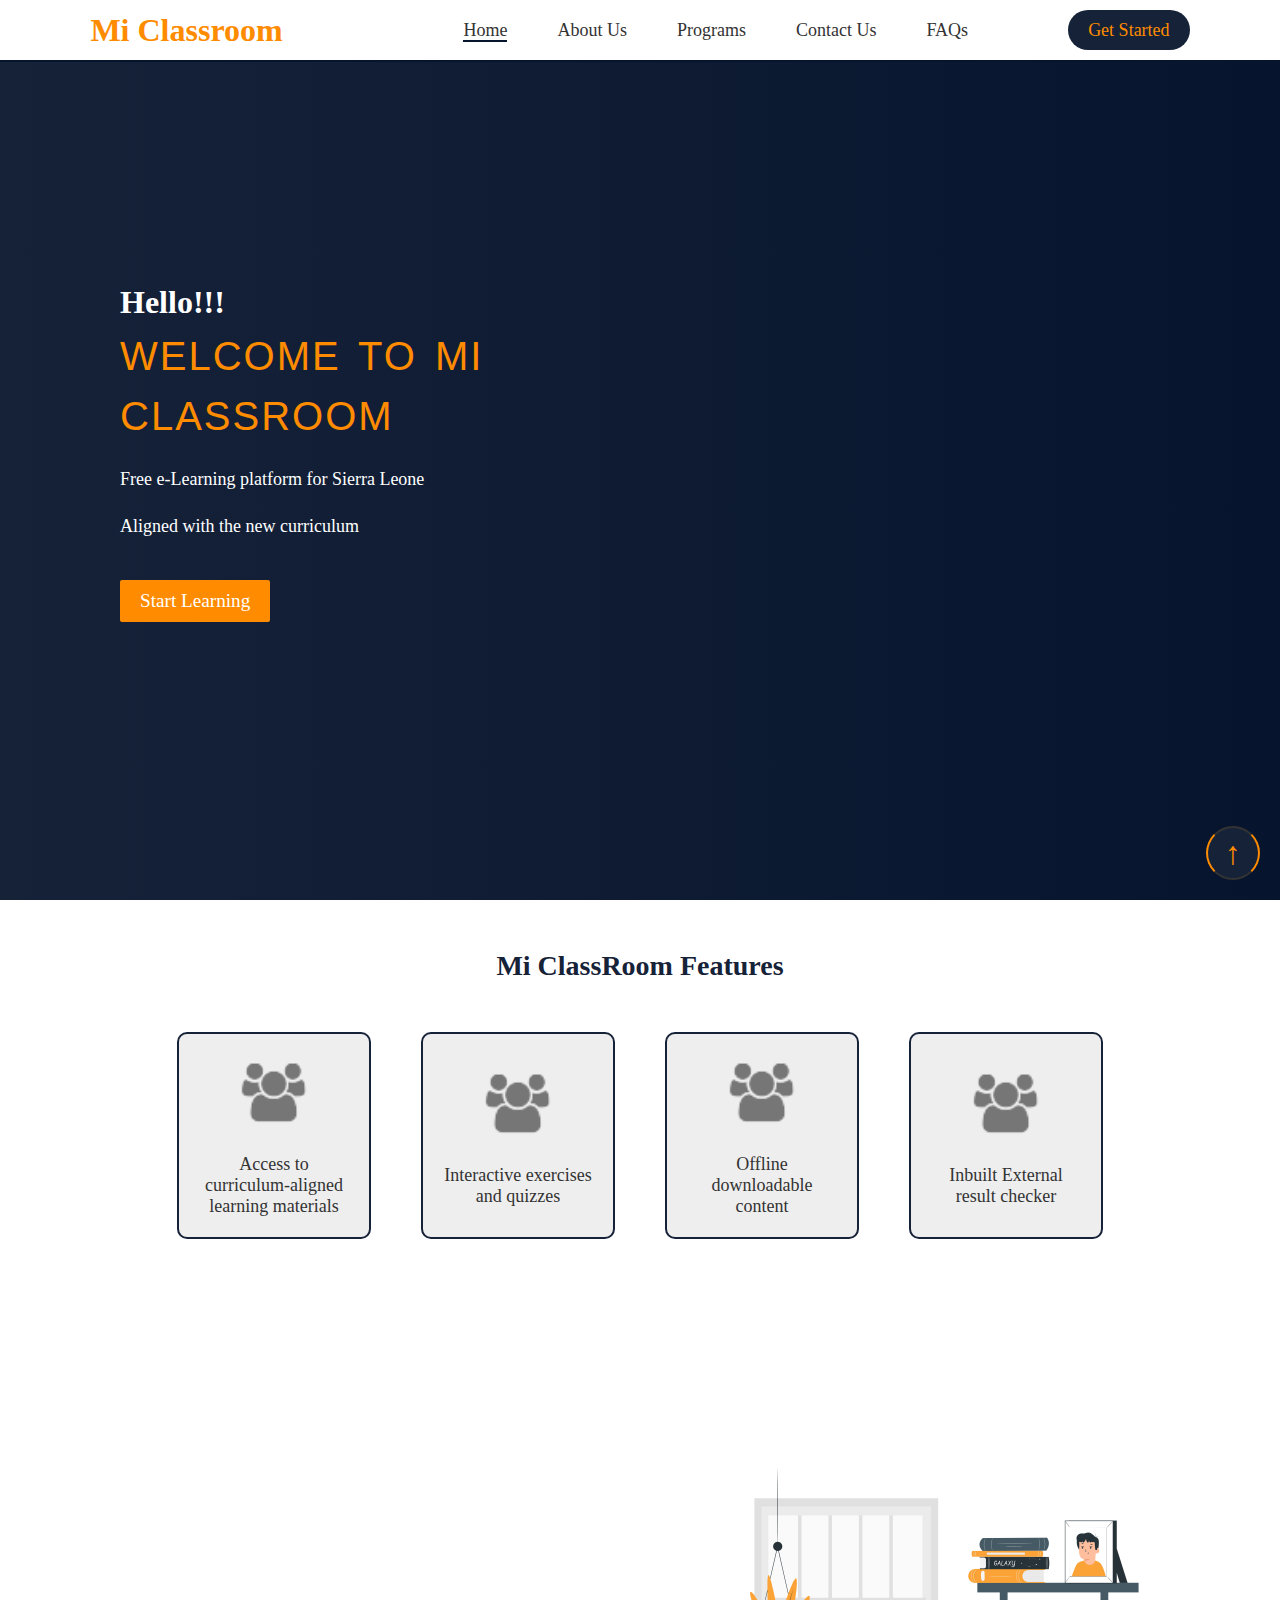
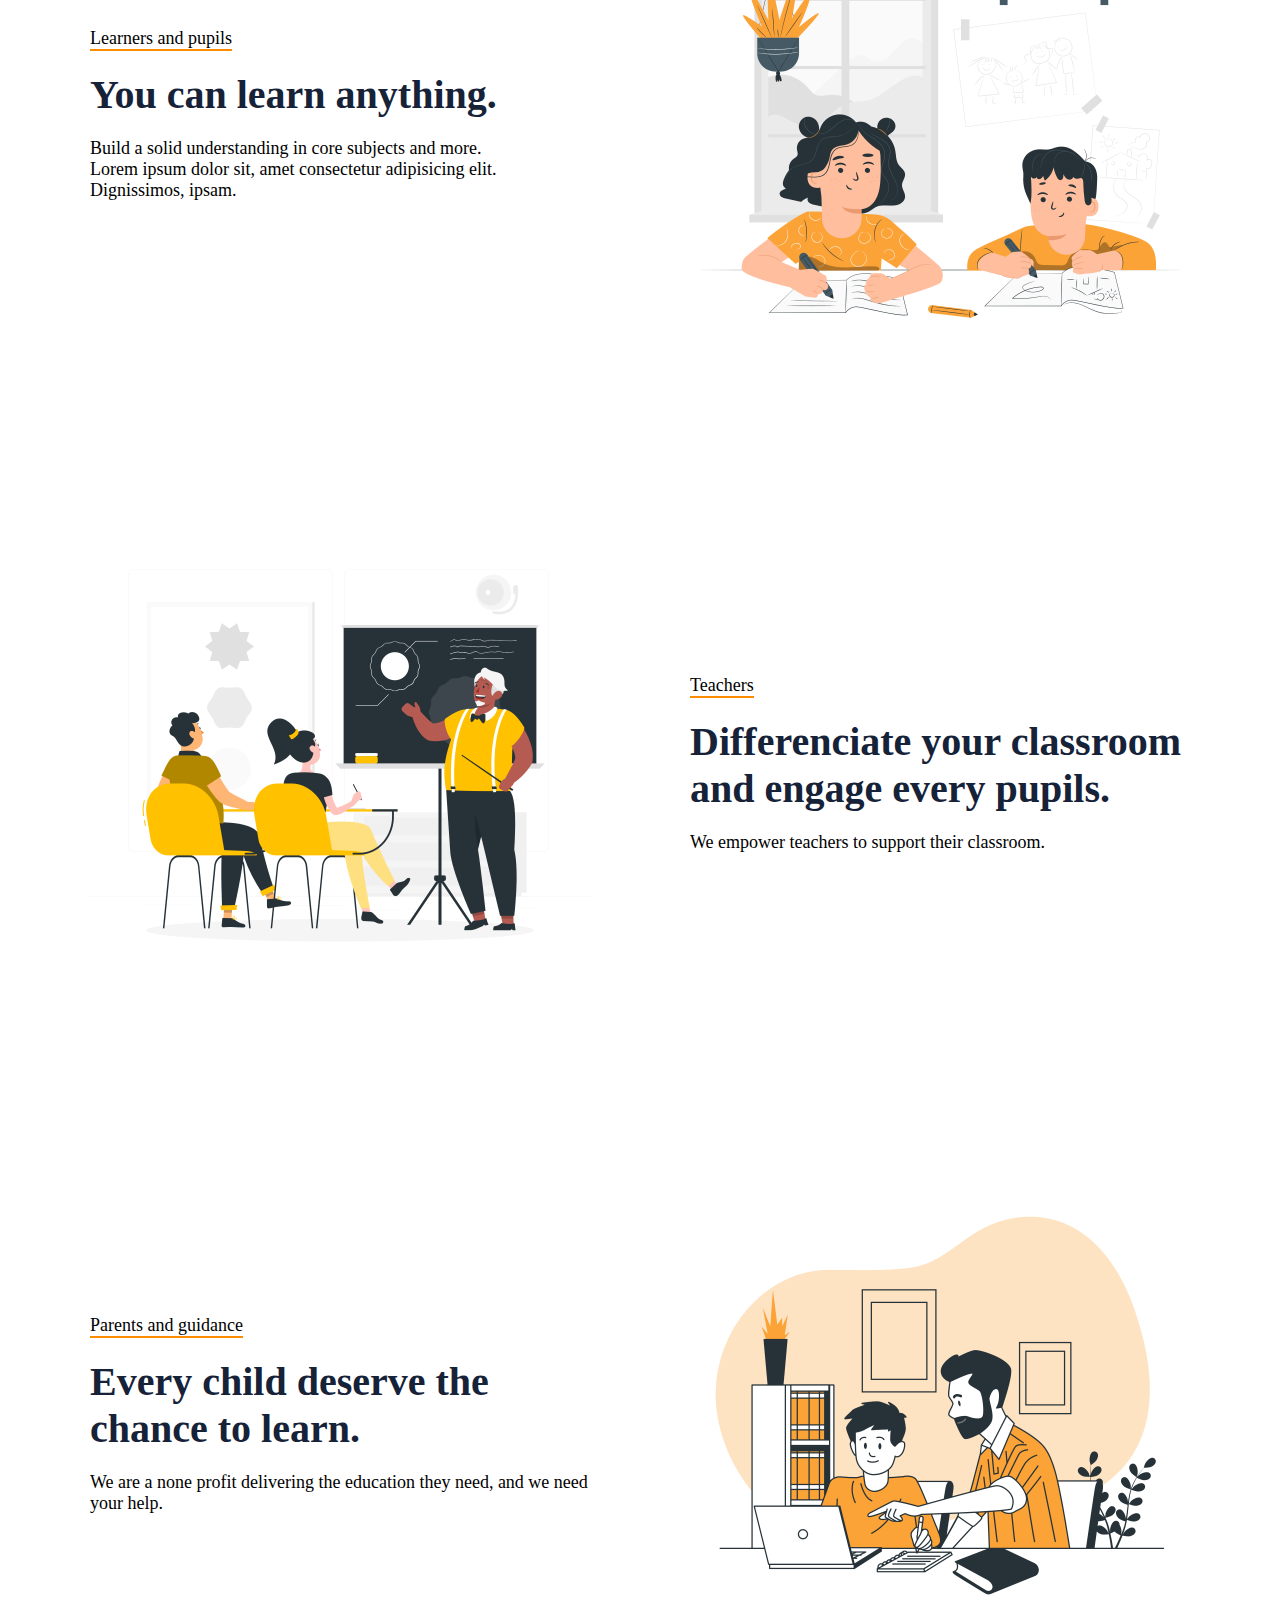
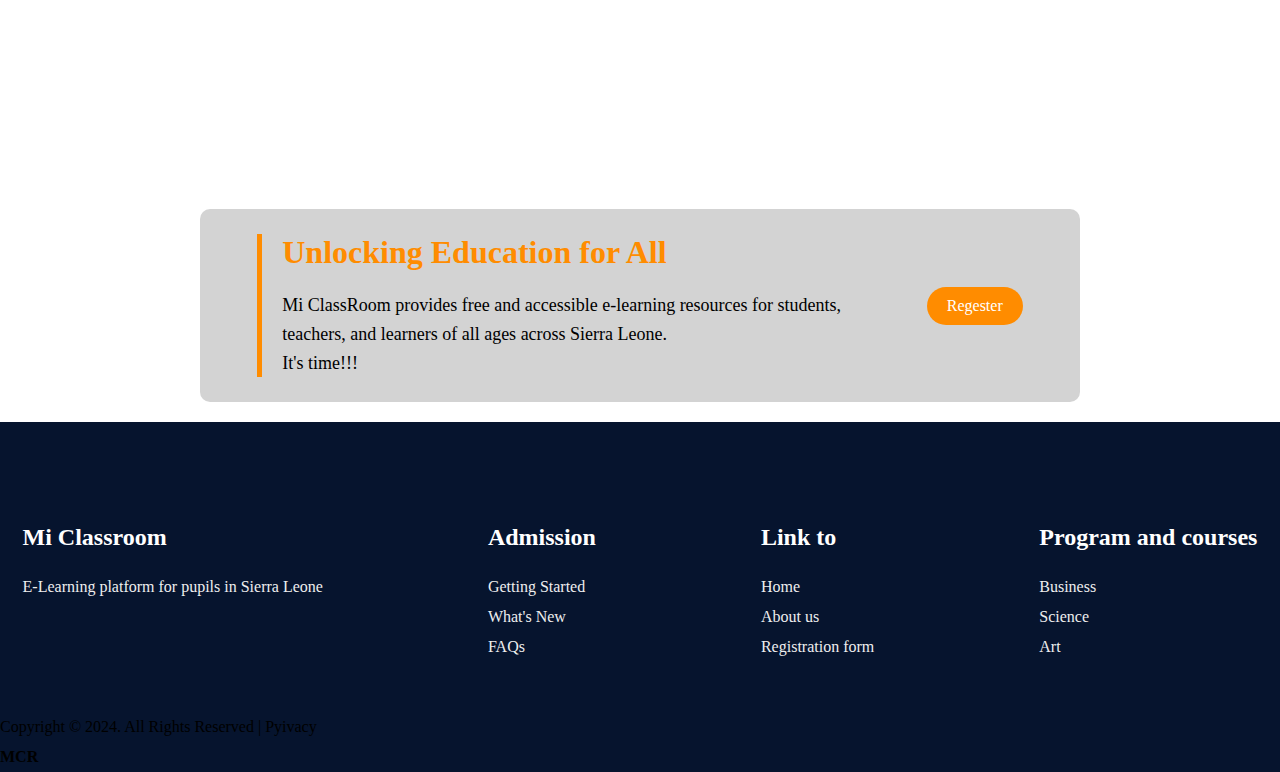
<file: index.html>
<!DOCTYPE html>
<html lang="en">

    <head>
        <meta charset="UTF-8">
        <meta name="viewport" content="width=device-width, initial-scale=1.0">
        <title>Mi Classroom</title>
        <link rel="icon" href="icons/">
        <link rel="stylesheet" href="style/main.css">
        <link rel="stylesheet" href="style/main_responsive.css">
    </head>

    <body>
        <header>
            <div class="logo">
                Mi Classroom
            </div>
            <nav>
                <ul>
                    <li><a href="" id="active">Home</a></li>
                    <li><a href="">About Us</a></li>
                    <li><a href="programs_and_courses.html">Programs</a></li>
                    <li><a href="register.html">Contact Us</a></li>
                    <li><a href="">FAQs</a></li>
                </ul>
                <ul>
                    <li><a href="register.html" id="actionBtn">Get Started</a></li>
                </ul>
            </nav>
            <button class="nav-toggle" onclick="toggleNavPanel()">☰</button>

        </header>

        <main>
            <section id="hero">
                <div class="hero-body">
                    <div class="text">
                        <h4>Hello!!!</h4>
                        <h2>Welcome to Mi Classroom</h2>
                        <p class="tagline">Free e-Learning platform for Sierra Leone</p>
                        <p class="benefit">Aligned with the new curriculum</p>
                        <!-- This is an E-Learning platform for primary and secondary pupils in Sierra Leone. -->
                        <!-- <p>Lorem, ipsum dolor sit amet consectetur adipisicing elit. Autem alias inventore modi placeat -->
                        <!-- laboriosam rem dolor quos, saepe error quidem doloremque beatae iste rerum voluptatum magnam -->
                        <!-- voluptatem perspiciatis, eius quo.</p> -->
                    </div>
                    <div class="action-btns">
                        <a href="register.html" id="start">Start Learning</a>
                        <!-- <a href="#">Login/Register</a> -->
                    </div>
                </div>
            </section>

            <section id="features">
                <h2>Mi ClassRoom Features</h2>
                <ul>
                    <li>
                        <img src="icons/icon_group.png" alt="">
                        <p>Access to curriculum-aligned learning materials</p>
                    </li>
                    <li>
                        <img src="icons/icon_group.png" alt="">
                        <p>Interactive exercises and quizzes</p>
                    </li>
                    <li>
                        <img src="icons/icon_group.png" alt="">
                        <p>Offline downloadable content</p>
                        <!-- <p>Offline downloadable content (for limited internet areas)</p> -->
                    </li>
                    <li>
                        <img src="icons/icon_group.png" alt="">
                        <p>Inbuilt External result checker</p>
                        <!-- <p>Progress tracking and personalized learning paths (future development)</p> -->
                    </li>
                    <!-- <li>
                        <img src="icons/icon_group.png" alt="">
                        <p>Safe and secure online learning environment</p>
                    </li> -->
                </ul>
            </section>

            <section id="learn">
                <div class="container">
                    <div class="content">
                        <p>Learners and pupils</p>
                        <h3>You can learn anything.</h3>    
                        <p>Build a solid understanding in core subjects and more.</p>
                        <p>Lorem ipsum dolor sit, amet consectetur adipisicing elit. Dignissimos, ipsam.</p>
                    </div>
                    <img src="images/pg_img/primary.png" alt="">
                </div>
                <div class="container" id="teacherContainer">
                    <img src="images/pg_img/Classroom.png" alt="">
                    <div class="content">
                        <p>Teachers</p>
                        <h3>Differenciate your classroom and engage every pupils.</h3>
                        <p>We empower teachers to support their classroom.</p>
                        <!-- <p>Lorem ipsum dolor sit, amet consectetur adipisicing elit. Dignissimos, ipsam.</p> -->
                    </div>
                </div>
                <div class="container">
                    <div class="content">
                        <p>Parents and guidance</p>
                        <h3>Every child deserve the chance to learn.</h3>
                        <p>We are a none profit delivering the education they need, and we need your help.</p>
                        <!-- <p>Lorem ipsum dolor sit, amet consectetur adipisicing elit. Dignissimos, ipsam.</p> -->
                    </div>
                    <img src="images/pg_img/KidsStudying fromHome.png" alt="">
                </div>
            </section>

            <section id="info">
                <div class="container">
                    <div class="content-text">
                        <h2>Unlocking Education for All</h2>
                        <p>
                            Mi ClassRoom provides free and accessible e-learning resources for students,
                            teachers, and
                            learners of all ages across Sierra Leone.
                        </p>
                        <p>It's time!!!</p>
                    </div>
                    <a href="register.html">Regester</a>
                </div>
            </section>
        </main>

        <footer>
            <div class="footer-body">
                <div class="web-info">
                    <div class="logo">
                        Mi Classroom
                    </div>
                    <p>E-Learning platform for pupils in Sierra Leone</p>
                </div>
                <div class="admission-info">
                    <p id="title">Admission</p>
                    <a href="">Getting Started</a>
                    <a href="">What's New</a>
                    <a href="">FAQs</a>
                </div>
                <div class="quick-link">
                    <p id="title">Link to</p>
                    <a href="">Home</a>
                    <a href="">About us</a>
                    <a href="">Registration form</a>
                </div>
                <div class="Programs-and-courses">
                    <p id="title">Program and courses</p>
                    <a href="">Business</a>
                    <a href="">Science</a>
                    <a href="">Art</a>
                </div>
            </div>
            <div class="footer-copyright">
                <p>Copyright &copy; 2024. All Rights Reserved <span>|</span> Pyivacy</p>
                <p><strong>MCR</strong></p>
            </div>
        </footer>
        <div class="return-btn">
            <a href="#" id="homeBtn">&uparrow;</a>
        </div>
    </body>
    <script src="script/main.js"></script>

</html>
</file>
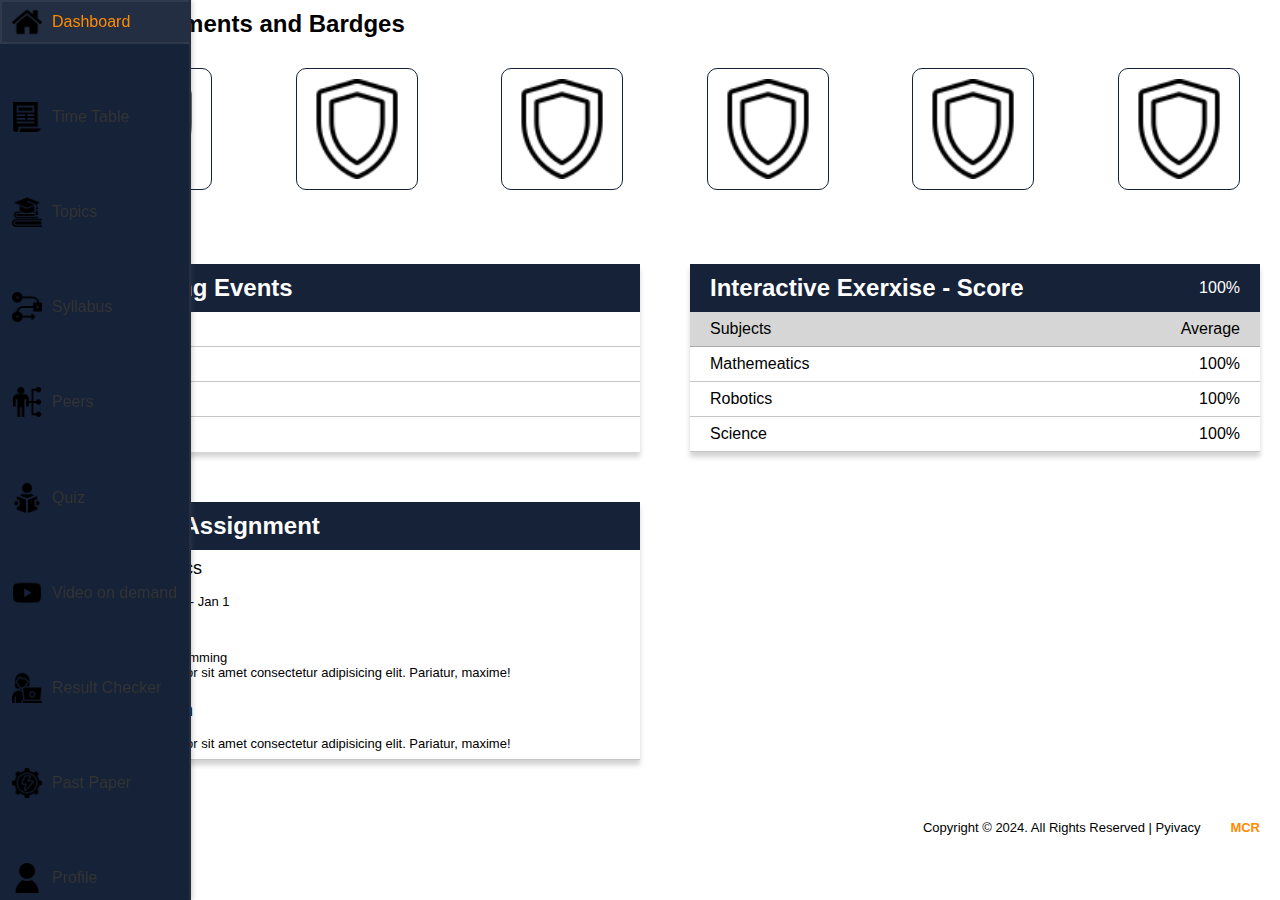
<file: dashboard.html>
<!DOCTYPE html>
<html lang="en">

    <head>
        <meta charset="UTF-8">
        <meta name="viewport" content="width=device-width, initial-scale=1.0">
        <title>Dashboard</title>
        <link rel="stylesheet" href="style/dashboard.css">
        <link rel="stylesheet" href="style/side_nav_style.css">
    </head>

    <body>
        <div class="side-panel" id="top">
            <div class="side-panel-container">
                <!-- <li><a href="#"></a></li> -->
                <a href="dashboard.html" id="active">
                    <img src="icons/044-home.png" alt="">
                    <p class="icon-hint">Dashboard</p>
                </a>
                <a href="time_table.html">
                    <img src="icons/seo-report.png" alt="">
                    <p class="icon-hint">Time Table</p>
                </a>
                <a href="topic_to_cover.html">
                    <img src="icons/002-education.png" alt="">
                    <p class="icon-hint">Topics</p>
                </a>
                <a href="#">
                    <img src="icons/milestone.png" alt="">
                    <p class="icon-hint">Syllabus</p>
                </a>
                <a href="#">
                    <img src="icons/skills.png" alt="">
                    <p class="icon-hint">Peers</p>
                </a>
                <a href="#">
                    <img src="icons/013-reading-book.png" alt="">
                    <p class="icon-hint">Quiz</p>
                </a>
                <a href="#">
                    <img src="icons/030-youtube.png" alt="">
                    <p class="icon-hint">Video on demand</p>
                </a>
                <a href="#">
                    <img src="icons/102-entrepeneur.png" alt="">
                    <p class="icon-hint">Result Checker</p>
                </a>
                <a href="#">
                    <img src="icons/103-electrical-engineer.png" alt="">
                    <p class="icon-hint">Past Paper</p>
                </a>
                <a href="#">
                    <img src="icons/user-2.png" alt="">
                    <p class="icon-hint">Profile</p>
                </a>
            </div>
        </div>

        <main>
            <section id="badgeSection">
                <div id="achievementBadges">
                    <h4>Achievements and Bardges</h4>
                    <div class="nav-container">
                        <nav>
                            <ul>
                                <li><a href="">
                                        <img src="icons/shield.png" alt="">
                                    </a>
                                </li>
                                <li><a href="">
                                        <img src="icons/shield.png" alt="">
                                    </a>
                                </li>
                                <li><a href="">
                                        <img src="icons/shield.png" alt="">
                                    </a>
                                </li>
                                <li><a href="">
                                        <img src="icons/shield.png" alt="">
                                    </a>
                                </li>
                                <li><a href="">
                                        <img src="icons/shield.png" alt="">
                                    </a>
                                </li>
                                <li><a href="">
                                        <img src="icons/shield.png" alt="">
                                    </a>
                                </li>
                            </ul>
                        </nav>
                    </div>
                </div>

                <section id="board">
                    <div class="event-board">
                        <div class="heading">
                            <h2>Upcoming Events</h2>
                        </div>
                        <ul>
                            <li>Girls talk</li>
                        </ul>
                        <ul>
                            <li>Event </li>
                        </ul>
                        <ul>
                            <li>Event </li>
                        </ul>
                    </div>
                    <div class="score-board">
                        <div class="heading">
                            <h2>Interactive Exerxise - <span>Score</span></h2>
                            <p id="averageScore">100%</p>
                        </div>
                        <div class="sub-heading">
                            <p>Subjects</p>
                            <p>Average</p>
                        </div>
                        <div class="sub-heading-main">
                            <ul>
                                <li id="subject">Mathemeatics</li>
                                <li id="average">100%</li>
                            </ul>
                            <ul>
                                <li id="subject">Robotics</li>
                                <li id="average">100%</li>
                            </ul>
                            <ul>
                                <li id="subject">Science</li>
                                <li id="average">100%</li>
                            </ul>
                        </div>
                    </div>
                    <div class="assignment-board">
                        <div class="heading">
                            <h2>Current Assignment</h2>
                        </div>
                        <div class="sub-heading-main">
                            <ul>
                                <li>
                                    <p id="subjects">Mathemeatics</p>
                                    <p id="topic">Geometry</p>
                                    <p id="durationDisc">Stort in two days - Jan 1</p>
                                </li>
                                <li>
                                    <p id="subjects">Robotic</p>
                                    <p id="topic">Ardumino Programming</p>
                                    <p id="durationDisc">Lorem ipsum dolor sit amet consectetur adipisicing elit.
                                        Pariatur,
                                        maxime!</p>
                                </li>
                                <li>
                                    <p id="subjects">Further Math</p>
                                    <p id="topic">Pertial Fraction</p>
                                    <p id="durationDisc">Lorem ipsum dolor sit amet consectetur adipisicing elit.
                                        Pariatur,
                                        maxime!</p>
                                </li>
                            </ul>
                        </div>
                    </div>
                </section>
                <footer>
                    <div class="footer-copyright">
                        <p>Copyright &copy; 2024. All Rights Reserved <span>|</span> Pyivacy</p>
                        <p><strong>MCR</strong></p>
                    </div>
                </footer>
        </main>
    </body>

</html>
</file>
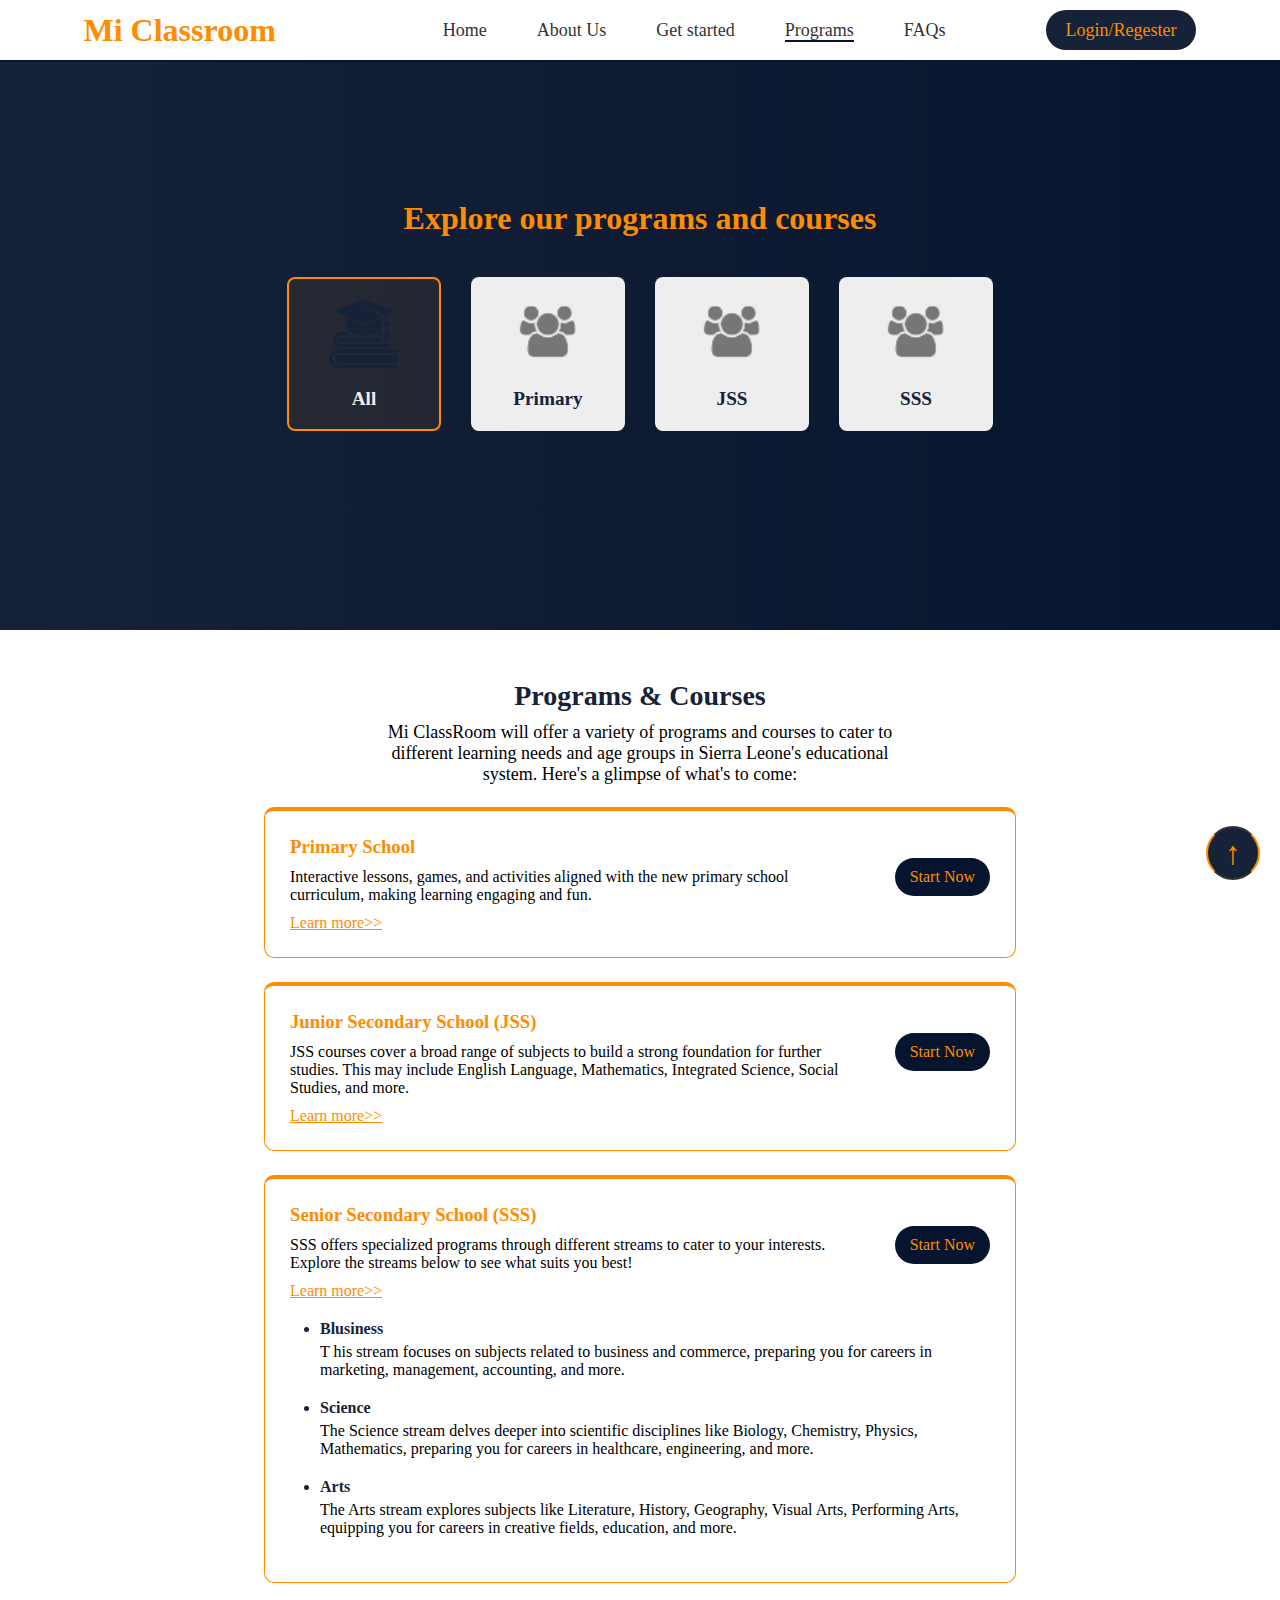
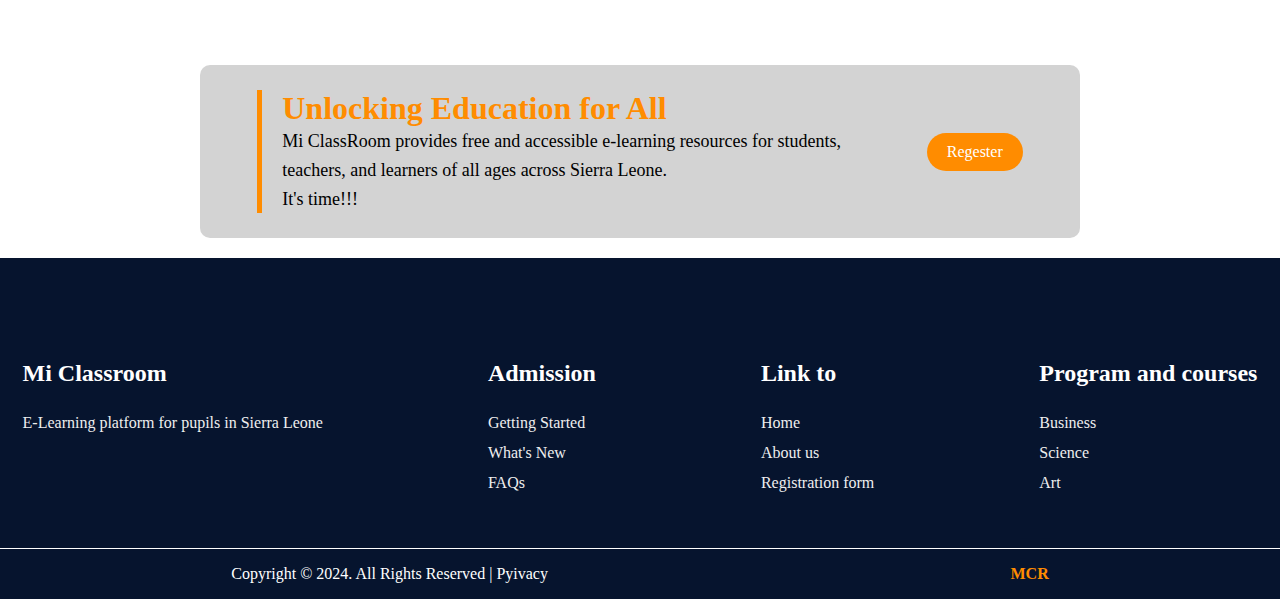
<file: programs_and_courses.html>
<!DOCTYPE html>
<html lang="en">

    <head>
        <meta charset="UTF-8">
        <meta name="viewport" content="width=device-width, initial-scale=1.0">
        <title>Mi Classroom</title>
        <link rel="icon" href="icons/">
        <link rel="stylesheet" href="style/programs_and_courses.css">
        <link rel="stylesheet" href="style/programs_responsive.css">
    </head>

    <body>
        <header>
            <div class="logo">
                Mi Classroom
            </div>
            <nav>
                <ul>
                    <li><a href="index.html">Home</a></li>
                    <li><a href="">About Us</a></li>
                    <li><a href="register.html">Get started</a></li>
                    <li><a href="" id="active">Programs</a></li>
                    <li><a href="">FAQs</a></li>
                </ul>
                <ul>
                    <li><a href="register.html" id="actionBtn">Login/Regester</a></li>
                </ul>
            </nav>
            <button class="nav-toggle" onclick="toggleNavPanel()">☰</button>

        </header>

        <main>
            <section id="hero">
                <h3>Explore our programs and courses</h3>
                <div class="hero-body">
                    <div class="content" id="active">
                        <img src="icons/Picture1.png" alt="">
                        <h4>All</h4>
                    </div>
                    <div class="content">
                        <img src="icons/icon_group.png" alt="">
                        <h4>Primary</h4>
                    </div>
                    <div class="content">
                        <img src="icons/icon_group.png" alt="">
                        <h4>JSS</h4>
                    </div>
                    <div class="content">
                        <img src="icons/icon_group.png" alt="">
                        <h4>SSS</h4>
                    </div>
                    <!-- <div class="action-btns"> -->
                    <!-- <a href="register.html" id="start">Start Learning</a> -->
                    <!-- <a href="#">Login/Register</a> -->
                    <!-- </div> -->
                </div>
            </section>

            <section id="programs">
                <h2>Programs & Courses</h2>
                <div class="program-container">
                    <p class="tagline">
                        Mi ClassRoom will offer a variety of programs and courses to cater to different learning needs
                        and
                        age groups in Sierra Leone's educational system. Here's a glimpse of what's to come:
                    </p>
                </div>

                <div class="program-card">
                    <h3>Primary School</h3>
                    <div class="program-container">
                        <p>
                            Interactive lessons, games, and activities aligned with the new primary school curriculum,
                            making
                            learning engaging and fun.
                        </p>
                        <a href="">Start Now</a>
                    </div>
                    <a href="" id="callToAction">Learn more>></a>
                </div>

                <div class="program-card">
                    <h3>Junior Secondary School (JSS)</h3>
                    <div class="program-container">
                        <p>JSS courses cover a broad range of subjects to build a strong foundation for further studies.
                            This may include English Language, Mathematics, Integrated Science, Social Studies, and
                            more.
                        </p>
                        <a href="">Start Now</a>
                    </div>
                    <a href="" id="callToAction">Learn more>></a>
                </div>

                <div class="program-card">
                    <h3>Senior Secondary School (SSS)</h3>
                    <div class="program-container">
                        <p>
                            SSS offers specialized programs through different streams to cater to your interests.
                            Explore
                            the
                            streams below to see what suits you best!
                        </p>
                        <a href="">Start Now</a>
                    </div>
                    <a href="" id="callToAction">Learn more>></a>
                    <div class="stream-container">
                        <div class="stream">
                            <ul>
                                <li>Blusiness</li>
                            </ul>
                            <p>T
                                his stream focuses on subjects related to business and commerce, preparing you for
                                careers in marketing, management, accounting, and more.
                            </p>
                        </div>
                        <div class="stream">
                            <ul>
                                <li>Science</li>
                            </ul>
                            <p>
                                The Science stream delves deeper into scientific disciplines like Biology, Chemistry,
                                Physics, Mathematics, preparing you for careers in healthcare, engineering, and
                                more.
                            </p>
                        </div>
                        <div class="stream">
                            <ul>
                                <li>Arts</li>
                            </ul>
                            <p>
                                The Arts stream explores subjects like Literature, History, Geography, Visual Arts,
                                Performing Arts, equipping you for careers in creative fields, education, and more.
                            </p>
                        </div>
                    </div>
                </div>
            </section>

            <section id="info">
                <div class="container">
                    <div class="content-text">
                        <h2>Unlocking Education for All</h2>
                        <p>
                            Mi ClassRoom provides free and accessible e-learning resources for students,
                            teachers, and
                            learners of all ages across Sierra Leone.
                        </p>
                        <p>It's time!!!</p>
                    </div>
                    <a href="register.html">Regester</a>
                </div>
            </section>
        </main>

        <footer>
            <div class="footer-body">
                <div class="web-info">
                    <div class="logo">
                        Mi Classroom
                    </div>
                    <p>E-Learning platform for pupils in Sierra Leone</p>
                </div>
                <div class="admission-info">
                    <p id="title">Admission</p>
                    <a href="">Getting Started</a>
                    <a href="">What's New</a>
                    <a href="">FAQs</a>
                </div>
                <div class="quick-link">
                    <p id="title">Link to</p>
                    <a href="">Home</a>
                    <a href="">About us</a>
                    <a href="">Registration form</a>
                </div>
                <div class="Programs-and-courses">
                    <p id="title">Program and courses</p>
                    <a href="">Business</a>
                    <a href="">Science</a>
                    <a href="">Art</a>
                </div>
            </div>
            <div class="footer-copyright">
                <p>Copyright &copy; 2024. All Rights Reserved <span>|</span> Pyivacy</p>
                <p><strong>MCR</strong></p>
            </div>
        </footer>
        <div class="return-btn">
            <a href="#" id="homeBtn">&uparrow;</a>
        </div>
    </body>

</html>
</file>
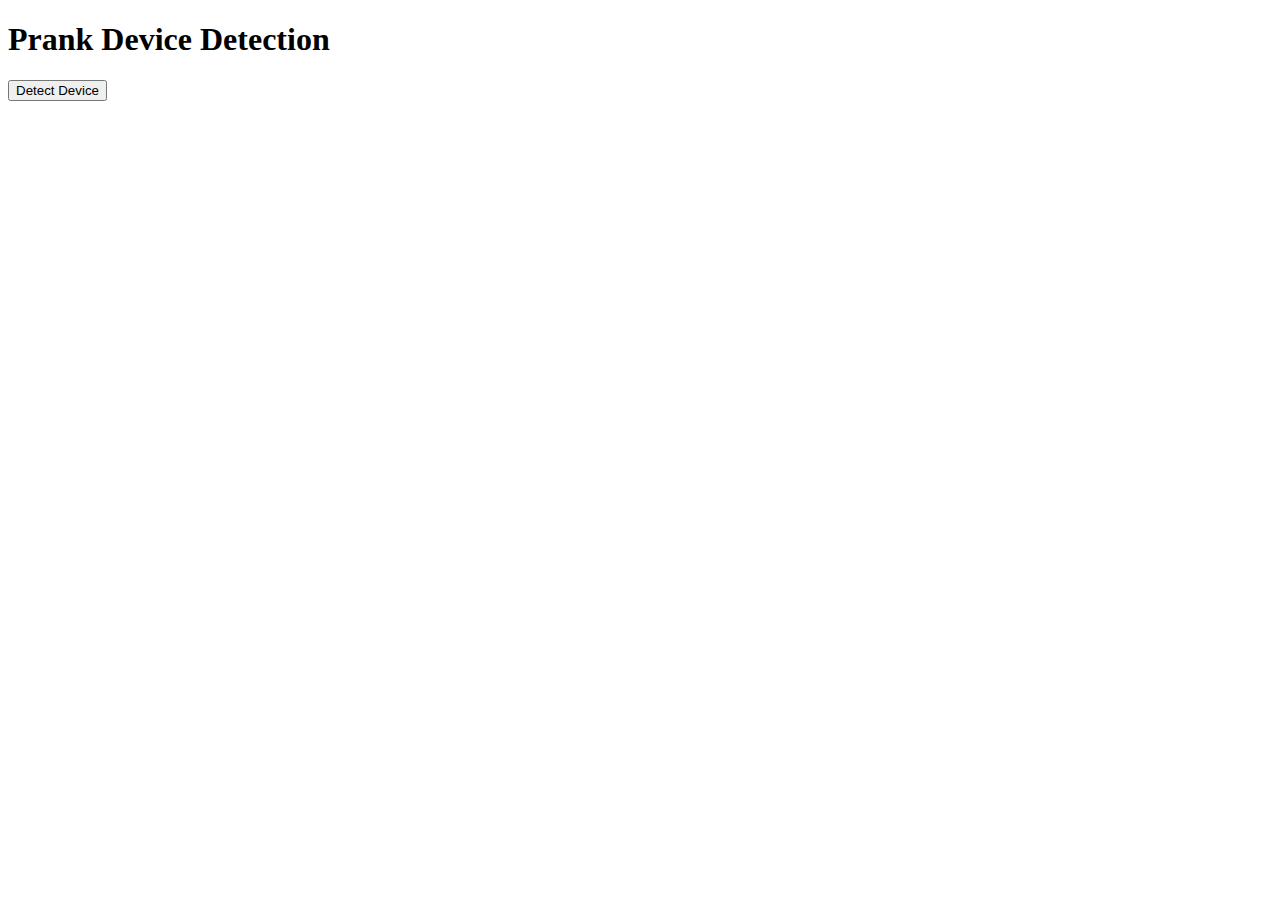
<file: try1.html>
<!DOCTYPE html>
<html lang="en">
<head>
<meta charset="UTF-8">
<meta name="viewport" content="width=device-width, initial-scale=1.0">
<title>Device Detector</title>
<style>
    .hacking-details {
        margin: 20px;
        padding: 20px;
        border: 2px solid red;
        background-color: #ffecec;
        font-family: Arial, sans-serif;
        font-size: 16px;
    }
    .progress-bar {
        width: 100%;
        height: 30px;
        border: 1px solid #ccc;
        position: relative;
        margin-top: 20px;
        background-color: green;
    }
    .progress {
        background-color: #f3f3f3;
        height: 100%;
        position: absolute;
        top: 0;
        left: 0;
        transition: width 5s linear;
    }
</style>
<script>
    // Function to detect device type
    function detectDevice() {
        var userAgent = navigator.userAgent;
        if (userAgent.match(/Android/i)) {
            return "Android device";
        } else if (userAgent.match(/iPhone|iPad|iPod/i)) {
            return "iOS device";
        } else if (userAgent.match(/Windows Phone/i)) {
            return "Windows Phone device";
        } else {
            return "Unknown device";
        }
    }

    // Function to display device type or fake error message with hacking details
    function displayDevice() {
        var deviceType = detectDevice();
        var hackingDetails = document.getElementById("hacking-details");
        if (deviceType === "Unknown device") {
            hackingDetails.innerHTML = "<strong>Your device has been hacked!</strong><br><br><strong>Hacking details:</strong><ul><li>Your device has been compromised by a highly dangerous hacking operation.</li><li>All your personal data has been encrypted and held for ransom.</li><li>To regain access to your data, wire transfer $10,000 to the following account: <strong>1234567890</strong>.</li><li>Failure to comply within 24 hours will result in permanent data loss.</li></ul><br><strong>Device will self-destruct in:</strong><br><div id='progress-bar' class='progress-bar'><div id='progress' class='progress'></div></div><br><strong>Shut down your device immediately!</strong>";
            startProgressBar();
        } else {
            hackingDetails.innerHTML = "<strong>Device detected:</strong> " + deviceType;
        }
        hackingDetails.style.display = "block";
    }

    // Function to start the progress bar animation
    function startProgressBar() {
        var progressBar = document.getElementById('progress');
        progressBar.style.width = '100%';
        setTimeout(function() {
            progressBar.style.width = '0%';
        }, 1000);
    }
</script>
</head>
<body>
    <h1>Prank Device Detection</h1>
    <button onclick="displayDevice()">Detect Device</button>
    <div id="hacking-details" class="hacking-details" style="display: none;"></div>
</body>
</html>
</file>
<file: style/main.css>
* {
    margin: 0;
    padding: 0;
    font-family: serif;
    text-decoration: none;
    list-style: none;
}


/* *********************************************** */
/* header style start */
/* *********************************************** */
header {
    position: fixed;
    top: 0;
    left: 0;
    right: 0;
    height: 60px;
    background-color: #fff;
    border-bottom: 2px solid #06142e;
    display: flex;
    flex-direction: row;
    align-items: center;
    justify-content: space-around;
}

header button {
    /* background-color: #06142e; */
    color: darkorange;
    padding: 5px;
    width: 30px;
    padding: 0;
    margin: 0;
    display: flex;
    justify-content: center;
    align-items: center;
    height: 30px;
    border: 1px solid #06142e;
    border-radius: 5px;
    font-size: large;
}

header .logo {
    font-size: 2rem;
    font-weight: bolder;
    color: darkorange;
    width: fit-content;
}

header nav {
    display: flex;
    flex-direction: row;
    align-items: center;
    justify-content: space-around;
    gap: 100px;
}

header nav ul {
    display: flex;
    flex-direction: row;
    align-items: center;
    gap: 50px;
}

header nav #active {
    border-bottom: 2px solid #06142e;
}

header nav ul li>a {
    color: #333;
    font-size: large;
    font-weight: 500;
    transition: 0.5s ease-in-out;
}

header nav ul li>a:hover {
    border-bottom: 1px solid #162238;
}

header nav #actionBtn {
    background-color: #162238;
    color: darkorange;
    padding: 10px 20px;
    border-radius: 50px;
    border: none;
}

header nav #actionBtn:hover {
    background-color: #222e44;
}

/* *********************************************** */
/* header style end */
/* *********************************************** */


/* *********************************************** */
/* *********************************************** */
/* main hero style start */
section#hero {
    display: flex;
    flex-direction: column;
    justify-content: center;
    /* background-color: #162238; */
    height: 100vh;
    /* background-image: url(../images/background/contact-bg.jpg); */
    background: linear-gradient(to left, #06142e, #162238);
    /* background-repeat: no-repeat;
    background-size: cover; */
    padding: 0 120px;
}

#hero .text {
    width: 600px;
    font-size: large;
    line-height: 1.5;
    color: #fff;
    /* text-align: justify; */
}

#hero .text h2 {
    font-size: 2.5rem;
    text-transform: uppercase;
    font-weight: lighter;
    letter-spacing: 2px;
    word-spacing: 5px;
    color: darkorange;
    font-family: Impact, Haettenschweiler, "Arial Narrow Bold", sans-serif;
}

#hero .text h4 {
    font-size: 2rem;
}

#hero .text h2,
#hero .text p {
    margin-bottom: 20px;
}

#hero .action-btns {
    display: flex;
    gap: 50px;
}

#hero .action-btns a {
    margin-top: 20px;
    padding: 10px 20px;
    background-color: #fff;
    border-radius: 2px;
    font-size: larger;
    font-weight: 500;
    color: #000;
    transition: 0.2s ease;
}

#hero .action-btns #start {
    background-color: darkorange;
    color: #fff;
}

#hero .action-btns #start:hover {
    background-color: rgb(252, 162, 53);
    color: #000;
}

#hero .action-btns a:hover {
    background-color: darkorange;
    color: #fff;
}

section#features,
section#programs {
    display: flex;
    flex-direction: column;
    justify-content: center;
    align-items: center;
    gap: 0;
    padding: 50px 0;
    background-color: lightgray;
    background-color: #fff;

}

section#features h2,
section#programs h2 {
    color: #162238;
    font-size: 28px;
    padding: 0;
    margin: 0;

}

section#features ul {
    display: grid;
    grid-template-columns: repeat(4, 1fr);
    gap: 50px;
    padding: 50px 100px;
    align-content: center;
}

#features ul li img {
    width: 80px;
    height: auto;
}

#features ul li {
    /* background-image: url(../images/background/courses-bg.jpg); */
    /* background: linear-gradient(to left, #06142e, #162238); */
    padding: 20px;
    border-radius: 10px;
    border: 2px solid #162238;
    font-size: large;
    background-size: 700px;
    background-repeat: no-repeat;
    color: #333;
    display: flex;
    flex-direction: column;
    justify-content: center;
    align-items: center;
    gap: 20px;
    text-align: center;
    background-color: lightgrey;
    background-color: #eff0fe;
    background-color: #eee;
    width: 150px;
}

section#programs {
    /* background-image: url(../images/background/courses-bg.jpg); */
    /* background: linear-gradient(to left, #06142e, #162238); */
    color: #eee;
    display: none;
}

section#programs .tagline {
    width: 550px;
    text-align: center;
    font-size: 18px;
    margin: 20px 0;
    color: #000;
    /* border-bottom: 2px solid darkorange; */
}

#programs .program-container {
    display: flex;
    flex-direction: row;
    justify-content: space-between;
    gap: 30px;
}

#programs .program-card h3 {
    color: darkorange;
}

#programs .program-container p {
    width: 550px;
    margin: 10px 0;
}

#programs .program-container a {
    background-color: #06142e;
    text-align: center;
    height: fit-content;
    padding: 10px 15px;
    color: darkorange;
    border-radius: 20px;
    text-decoration: none;
}

#programs .program-card #callToAction {
    text-decoration: underline;
    color: darkorange;
}

#programs .program-card .stream-container {
    margin-left: 30px;
}

#programs .program-card .stream-container .stream {
    margin: 20px 0;
}

#programs .program-card .stream-container li {
    color: #162238;
    list-style: disc;
    font-weight: 700;
    margin: 5px 0;
    /* list-style-position: inside; */
    /* text-decoration: underline; */
}

#programs .program-card {
    background-color: #fff;
    border: 1px solid darkorange;
    border-top: 4px solid darkorange;
    width: 700px;
    border-radius: 10px;
    padding: 25px;
    margin: 12px 0;
    color: #000;
}

section#learn .container {
    display: flex;
    flex-direction: row;
    justify-content: center;
    /* padding: 0 100px; */
    gap: 100px;
    background-color: transparent;
    margin: 100px auto;

}

section#learn .container img {
    width: 500px;
}

section#learn .container p:first-of-type {
    border-bottom: 2px solid darkorange;
    width: fit-content;
}

section#learn .container p {
    font-size: large;
    width: 500px;
}

/* section#learn .container h3 { */
section#learn .container h3 {
    width: 500px;
    font-size: 2.5rem;
    margin: 20px 0;
    color: #162238;
}

section#info {
    padding: 20px 200px;
    background-color: #fff;
    margin: 0 auto;
}

.container {
    /* background: linear-gradient(to left, #06142e, #162238); */
    background-color: #eff0f3;
    background-color: lightgray;
    display: flex;
    flex-direction: row;
    align-items: center;
    justify-content: space-around;
    padding: 25px;
    border-radius: 10px;
}


#info h2 {
    font-size: 32px;
    margin-bottom: 20px;
}

#info h2,
#info p {
    margin-left: 20px;
}

.container .content-text {
    width: 600px;
    border-left: 2px solid #222e44;
    border-left: 5px solid darkorange;
    /* margin-left: 10px; */
    /* border-image: url(../icons/icon_group.png); */
}

.container .content-text span {
    font-weight: bolder;
    color: darkorange;
}

.container .content-text p {
    line-height: 1.6;
    font-size: 18px;
    color: #000;
}

.container .content-text::first-line {
    color: darkorange;
    font-weight: bold;
}

.container a {
    background-color: darkorange;
    padding: 10px 20px;
    color: #fff;
    border-radius: 20px;
}

footer {
    line-height: 30px;
    background-color: #06142e;
    padding-top: 100px;
    /* border-top: 1px solid #fff; */
}

.footer-body {
    display: flex;
    flex-direction: row;
    gap: 165px;
    justify-content: center;
    margin-bottom: 50px;
    /* align-items: center; */
    /* background-color: #000; */
}

.footer-body .logo,
.footer-body #title {
    margin-bottom: 20px;
    font-size: 1.5rem;
    color: #fff;
    font-weight: bold;
}

.footer-body p {
    color: #eee;
}

.footer-body .quick-link>a,
.footer-body .admission-info>a,
.footer-body .Programs-and-courses>a {
    display: flex;
    flex-direction: column;
    color: #eee;
}

.footer-body .quick-link>a:hover,
.footer-body .admission-info>a:hover,
.footer-body .Programs-and-courses>a:hover {
    color: #eee;
    text-decoration: underline;
}



.return-btn {
    display: flex;
    justify-content: center;
    align-items: center;
    width: 50px;
    background-color: #162238;
    border-left: 2px solid darkorange;
    border-right: 2px solid darkorange;
    border-bottom: 2px solid #333;
    border-top: 2px solid #333;
    margin: 20px;
    height: 50px;
    position: fixed;
    right: 0;
    bottom: 0;
    border-radius: 50%;
    transition: 0.3s ease-in-out;
}

.return-btn:hover {
    border-bottom: 2px solid darkorange;
    border-top: 2px solid darkorange;
}

#homeBtn {
    background-color: transparent;
    color: darkorange;
    text-align: center;
    font-size: 2rem;
    border: darkorange;
    position: absolute;
}
</file>
<file: style/main_responsive.css>
/* ====================Responsive======================= */
/* Tablet and desktop screen wider 786px*/
@media (min-width: 760px) {
    body {
        /* background-color: red; */
        margin: 0;
        padding: 0;
    }

    header button {
        display: none;
    }
}

/* Tablet in land scape */
@media (min-width: 600px) and (max-width: 767px) {
    body {
        /* background-color: brown; */
        margin: 0;
        padding: 0;
    }

    header {
        width: auto;
        padding: 0;
        margin: 0;
    }

    header nav {
        display: flex;
        flex-direction: row;
        justify-content: space-between;
        align-items: center;
    }

    header nav ul>li {
        display: none;
    }

    section#hero {
        padding: 0 90px;
    }

    section#features,
    section#programs {
        display: flex;
        flex-direction: column;
        justify-content: center;
        align-items: center;
        gap: 0;
        padding: 50px 0;
        margin: 0;
        background-color: lightgray;
        background-color: #fff;

    }

    section#features h2,
    section#programs h2 {
        color: #162238;
        font-size: 28px;
        padding: 0;
        margin: 0;

    }

    section#features ul {
        grid-template-columns: repeat(2, 1fr);
        gap: 50px;
        padding: 50px 100px;
        /* overflow-y: ; */
        align-content: center;
    }

    #features ul li img {
        width: 80px;
        height: auto;
    }

    section#learn .container {
        display: flex;
        flex-direction: column;
        gap: 50px;
    }

    section#learn #teacherContainer {
        flex-direction: column-reverse;
    }

    section#learn .container img {
        width: 500px;
    }


    section#info {
        padding: 20px 200px;
        display: flex;
        align-items: center;
        justify-content: center;
    }

    .container {
        width: fit-content;
        display: flex;
        flex-direction: column;
        align-items: center;
    }

    footer {
        line-height: 30px;
        background-color: #06142e;
        padding-top: 100px;
        padding-left: 20px;
        padding-right: 20px;
        /* border-top: 1px solid #fff; */
    }

    .footer-body {
        display: grid;
        grid-template-columns: repeat(2, 1fr);
        gap: 50px;
        margin-bottom: 100px;
    }
}

/* Tablet and phone in poitrate */
@media (min-width: 480px) and (max-width: 599px) {
    body {
        /* background-color: yellow; */
        padding: 0;
        margin: 0;
    }

    header {
        width: auto;
        padding: 0;
        margin: 0;
    }

    header nav {
        display: flex;
        flex-direction: row;
        justify-content: space-between;
        align-items: center;
    }

    header nav ul>li {
        display: none;
    }

    section#hero {
        padding: 0 30px;
    }

    section#features,
    section#programs {
        display: flex;
        flex-direction: column;
        justify-content: center;
        align-items: center;
        gap: 0;
        padding: 50px 0;
        margin: 0;
        background-color: lightgray;
        background-color: #fff;

    }

    section#features h2,
    section#programs h2 {
        color: #162238;
        font-size: 28px;
        padding: 0;
        margin: 0;

    }

    section#features ul {
        grid-template-columns: repeat(2, 1fr);
        gap: 50px;
        padding: 50px 100px;
        /* overflow-y: ; */
        align-content: center;
    }

    #features ul li img {
        width: 80px;
        height: auto;
    }

    section#learn .container {
        display: flex;
        flex-direction: column;
        gap: 50px;
    }

    section#learn #teacherContainer {
        flex-direction: column-reverse;
    }

    section#learn .container img {
        width: 500px;
    }



    section#info {
        padding: 10px 0px;
        display: flex;
        align-items: center;
        justify-content: center;
    }

    .container {
        margin: 0;
        width: fit-content;
        display: flex;
        flex-direction: column;
        align-items: center;
    }

    #info h2 {
        font-size: 30px;
        margin-bottom: 20px;
    }

    #info h2,
    #info p {
        margin-left: 19px;
    }

    .container .content-text {
        width: 500px;
    }

    footer {
        line-height: 30px;
        background-color: #06142e;
        padding-top: 100px;
        padding-left: 20px;
        padding-right: 0px;
        /* border-top: 1px solid #fff; */
    }

    .footer-body {
        display: grid;
        grid-template-columns: repeat(1, 1fr);
        gap: 50px;
        margin-bottom: 100px;
    }
}

/* responsive small screen */
@media(max-width: 576px) {
    body {
        /* background-color: turquoise; */
        padding: 0;
        margin: 0;
    }

    section#hero {
        padding: 0 20px;
    }

    #hero .text h2 {
        font-size: 2rem;
    }

    #hero .text h4 {
        font-size: 2rem;
    }

    #hero .text h2,
    #hero .text p {
        margin-bottom: 20px;
    }

    #hero .action-btns {
        display: flex;
        gap: 50px;
    }

    section#features,
    section#programs {
        display: flex;
        flex-direction: column;
        justify-content: center;
        align-items: center;
        gap: 0;
        padding: 50px 0;
        background-color: lightgray;
        background-color: #fff;

    }

    section#features h2,
    section#programs h2 {
        color: #162238;
        font-size: 28px;
        padding: 0;
        margin: 0;

    }

    section#features ul {
        display: grid;
        grid-template-columns: repeat(1, 1fr);
        gap: 50px;
        padding: 50px 100px;
        align-content: center;
    }

    #features ul li img {
        width: 80px;
        height: auto;
    }

    #features ul li {
        padding: 20px;
        width: 250px;
    }

    section#features ul {
        grid-template-columns: repeat(1, 1fr);
        padding: 50px 100px;
    }

    section#learn #teacherContainer {
        flex-direction: column-reverse;
    }

    section#learn .container h3,
    section#learn .container p {
        width: 400px;
    }

    section#learn .container img {
        width: 400px;
    }

    section#info {
        padding: 10px 0px;
        display: flex;
        align-items: center;
        justify-content: center;
    }

    .container {
        margin: 0;
        width: fit-content;
        display: flex;
        flex-direction: column;
        align-items: center;
    }

    #info h2 {
        font-size: 20px;
        margin-bottom: 20px;
    }
    #info p {
        font-size: large;
        margin-bottom: 20px;
    }

    #info h2,
    #info p {
        margin-left: 19px;
    }

    .container .content-text {
        width: 400px;
    }

    footer {
        line-height: 30px;
        background-color: #06142e;
        padding-top: 100px;
        padding-left: 20px;
        padding-right: 0px;
        /* border-top: 1px solid #fff; */
    }

    .footer-body {
        display: grid;
        grid-template-columns: repeat(1, 1fr);
        gap: 50px;
        margin-bottom: 100px;
    }
}
</file>
<file: style/dashboard.css>
* {
	margin: 0;
	padding: 0;
	list-style: none;
	text-decoration: none;
	font-family: "Gill Sans", "Gill Sans MT", Calibri, "Trebuchet MS", sans-serif;
	font-family: 'Segoe UI', Tahoma, Geneva, Verdana, sans-serif;
}

body {
	/* background-color: #162238; */
	/* background-image: url(../images/streams-bg.jpg); */
	/* background-image: url(../images/contact-bg.jpg); */
}

/* --roo */
/* Customizing the scrollbar */
::-webkit-scrollbar {
	/* width: 0px; */
	height: 5px;
}

::-webkit-scrollbar-track {
	background: #555;
}

::-webkit-scrollbar-thumb {
	background: #eff0fe;
}

::-webkit-scrollbar-thumb:hover {
	background: #555;
}

#achievementBadges h4 {
	font-size: 1.5rem;
	/* font-weight: 400; */
	padding: 10px 20px;
}

/* main style start */
nav ul {
	padding: 20px;
	display: flex;
	flex-direction: row;
	/* background-color: #333; */
	/* border-bottom: 2px solid #555; */
	overflow-x: scroll;
	align-items: center;
	justify-content: space-between;
	gap: 30px;
}

nav ul img {
	border: 1px solid #162238;
	padding: 10px;
	border-radius: 10px;
	width: 100px;
}

main {
	margin-left: 50px;
	padding: 0 20px;
	/* background-color: #555; */
}

/* ********************************************** */
/* board style start */
/* ********************************************** */
section#board {
	display: grid;
	padding: 50px 0;
	grid-template-columns: repeat(2, 1fr);
	/* background-color: blue; */
	gap: 50px 50px;
}

.event-board,
.score-board,
.assignment-board {
	/* background-color: red; */
	display: flex;
	flex-direction: column;
	/* border: 1px solid #162238; */
}

.event-board .heading,
.score-board .heading,
.assignment-board .heading {
	background-color: #162238;
	color: #fff;
	display: flex;
	align-items: center;
	justify-content: space-between;
	padding: 10px 20px;
}

.event-board .heading,
.score-board .heading,
.score-board .sub-heading,
.sub-heading-main ul {
	display: flex;
	flex-direction: row;
	/* align-items: center; */
	justify-content: space-between;
}

.assignment-board .sub-heading-main ul {
	display: flex;
	flex-direction: column;
	gap: 20px;
}

.assignment-board .sub-heading-main ul #subjects {
	font-weight: 500;
	font-size: 18px;
}

.assignment-board .sub-heading-main ul #topic,
.assignment-board .sub-heading-main ul #durationDisc {
	font-size: small;
}

.event-board,
.score-board,
.assignment-board {
	box-shadow: 0px 5px 5px lightgray;
}

.sub-heading-main ul,
.event-board ul,
.score-board .sub-heading {
	border-bottom: 1px solid #5555;
	padding: 8px 20px;
}

.sub-heading {
	background-color: #3333;
	font-weight: 500;
}

/* .event-board .heading h2,
.score-board .heading h2{
} */
.event-board ul li {
	/* padding: 5px 20px; */
}

.score-board {

	/* display: flex; */
	/* flex-direction: row; */
	/* justify-content: space-between; */
}

.footer-copyright {
	display: flex;
	flex-direction: row;
	justify-content: right;
	gap: 30px;
	font-size: small;
	color: #000;
	/* border-top: 1px solid #000; */
	/* border-top: 1px solid #fff; */
	padding: 10px 0;
	/* background-color: #162238; */
}

.footer-copyright strong {
	color: darkorange;
	/* padding: 30px 0; */
}
</file>
<file: style/side_nav_style.css>
.logo {
	background-color: transparent;
	background-color: #eeeeee10;
	border-radius: 50%;
	color: darkorange;
	display: flex;
	justify-content: center;
	align-items: center;
	text-align: center;
	position: fixed;
	justify-content: right;
	bottom: 0;
}

.logo a {
	border-radius: 50%;
	padding: 8px;
	cursor: context-menu;
	font-size: 1.5rem;
	height: 30px;
	width: 30px;
	background-color: #222;
	color: darkorange;
	transition: 0.5s ease;
}

.logo a:hover {
	background-color: #eeeeee10;
	border-radius: 50%;
	padding: 10px;
	font-size: 1.5rem;
	height: 30px;
	width: 30px;
	/* background-color: #222; */
	color: #fff;
}

.side-panel {
	/* width: 2px; */
	position: fixed;
	/* position: relative; */
	z-index: 1;
	left: 0;
	top: 0px;
	bottom: 0;
	/* width: min-content; */
	/* gap: 80px; */
	/* overflow: hidden; */
	/* overflow-y: scroll; */
	overflow-x: hidden;
	border-right: 2px solid #eeeeee10;
	/* background-color: white; */
	display: flex;
	justify-content: space-between;
	flex-direction: column;
	/* align-items: center; */
	/* background-color: #162238; */
	/* background-color: #eff0fe; */
	box-shadow: 1px 0px 5px #5555;
	/* width: 100px; */
	transition: 2 ease;
	/* width: 100px; */
}

.side-panel-container a p{
	transition: 2 ease;
	display: none;
}
.side-panel:hover {
	background-color: rgb(22, 34, 56);
	backdrop-filter: blur(2px);
}
.side-panel:hover .side-panel-container a p{
	display: block;
}

.side-panel:hover .side-panel-container a p {
	/* display: block; */
	/* display: none; */
}

.side-panel-container {
	display: flex;
	flex-direction: column;
	align-items: first baseline;
	justify-content: space-between;
	/* background-color: #222; */
	height: 100%;
}
.side-panel-container {
	background-color: #222;
	background-color: transparent;
}

.side-panel-container a img {
	width: 30px;
}

.side-panel-container a #active,
.side-panel-container a {
	/* background-color: #5555; */
	display: flex;
	flex-direction: row;
	gap: 10px;
	align-items: center;
}

.side-panel a {
	padding: 5px 10px;
	color: #333;
	display: flex;
	margin: 0;
	width: 100%;
	left: 0;
	flex-direction: column;
	position: relative;
	transition: 0.2s ease-out;
	display: flex;
	flex-direction: row;
	align-items: center;
	justify-content: flex-start;
	border: 2px solid transparent;
}

.side-panel #active {
	color: darkorange;
	background-color: #eeeeee10;
}

.side-panel a:hover {
	background-color: #eeeeee10;
	border: 2px solid #eeeeee10;
	color: darkorange;
}

/* .side-panel .icon-hint {
    position: absolute;
    left: 47px;
    top: 0px;
    width: max-content;
    background-color: #555;
    padding: 3px 5px;
    color: #fff;
    font-size: small;
} */
/* .side-panel a:hover .icon-hint {
    background-color: #eeeeee10;
    opacity: 1;
} */

#pgTitle {
	color: #eee;
	text-transform: uppercase;
	text-decoration: dashed;
	border-left: 2px solid darkorange;
	/* border-bottom: 2px solid darkorange; */
	width: fit-content;
	padding-left: 5px;
	font-size: 2rem;
	font-family: sans-serif;
	font-weight: bolder;
	background-color: rgba(255, 140, 0, 0.404);
	margin-left: 30px;
}
</file>
<file: style/programs_and_courses.css>
* {
    margin: 0;
    padding: 0;
    font-family: serif;
    text-decoration: none;
    list-style: none;
}

/* *********************************************** */
/* header style start */
/* *********************************************** */
header {
    position: fixed;
    top: 0;
    left: 0;
    right: 0;
    height: 60px;
    background-color: #fff;
    border-bottom: 2px solid #06142e;
    display: flex;
    flex-direction: row;
    align-items: center;
    justify-content: space-around;
}

header button {
    /* background-color: #06142e; */
    color: darkorange;
    padding: 5px;
    width: 30px;
    padding: 0;
    margin: 0;
    display: flex;
    justify-content: center;
    align-items: center;
    height: 30px;
    border: 1px solid #06142e;
    border-radius: 5px;
    font-size: large;
}

header .logo {
    font-size: 2rem;
    font-weight: bolder;
    color: darkorange;
    width: fit-content;
}

header nav {
    display: flex;
    flex-direction: row;
    align-items: center;
    justify-content: space-around;
    gap: 100px;
}

header nav ul {
    display: flex;
    flex-direction: row;
    align-items: center;
    gap: 50px;
}

header nav #active {
    border-bottom: 2px solid #06142e;
}

header nav ul li>a {
    color: #333;
    font-size: large;
    font-weight: 500;
    transition: 0.5s ease-in-out;
}

header nav ul li>a:hover {
    border-bottom: 1px solid #162238;
}

header nav #actionBtn {
    background-color: #162238;
    color: darkorange;
    padding: 10px 20px;
    border-radius: 50px;
    border: none;
}

header nav #actionBtn:hover {
    background-color: #222e44;
}

/* *********************************************** */
/* header style end */
/* *********************************************** */

/* *********************************************** */
/* *********************************************** */
/* main hero style start */
section#hero {
    display: flex;
    flex-direction: column;
    /* align-items: center; */
    justify-content: center;
    /* background-color: #162238; */
    height: 70vh;
    /* background-image: url(../images/background/contact-bg.jpg); */
    background: linear-gradient(to left, #06142e, #162238);
    /* background-repeat: no-repeat;
    background-size: cover; */
    padding: 0 120px;
}

#hero .hero-body {
    /* background-color: #000; */
    width: 100%;
    display: flex;
    justify-content: center;
    align-items: center;
    flex-direction: row;
    /* padding: 20px; */
    gap: 30px;
}

#hero .content {
    display: flex;
    flex-direction: column;
    align-items: center;
    justify-content: center;
    font-size: large;
    width: 150px;
    height: 150px;
    color: #162238;
    background-color: #eee;
    border-radius: 8px;
    gap: 20px;
    border: 2px solid transparent;
}

#hero .content:hover,
#hero #active {
    background-color: rgba(248, 153, 36, 0.082);
    border: 2px solid darkorange;
    color: #eee;
}

#hero .content img {
    width: 70px;
    height: auto;
}

#hero .content h4 {
    font-size: 1.2rem;
}

#hero .text h3 {}

#hero h3 {
    font-size: 2rem;
    margin-bottom: 40px;
    text-align: center;
    color: darkorange;
    /* color: #fff; */
}

#hero .action-btns {
    display: flex;
    gap: 50px;
}


#hero .action-btns #start:hover {
    background-color: rgb(252, 162, 53);
    color: #000;
}

#hero .action-btns a:hover {
    background-color: darkorange;
    color: #fff;
}

section#features,
section#programs {
    display: flex;
    flex-direction: column;
    justify-content: center;
    align-items: center;
    gap: 0;
    padding: 50px 0;
    background-color: lightgray;
    background-color: #fff;
}

section#features {
    display: none;
}

section#features h2,
section#programs h2 {
    color: #162238;
    font-size: 28px;
    padding: 0;
    margin: 0;
}

section#features ul {
    display: grid;
    grid-template-columns: repeat(4, 1fr);
    gap: 50px;
    padding: 50px 100px;
    align-content: center;
}

#features ul li img {
    width: 80px;
    height: auto;
}

#features ul li {
    /* background-image: url(../images/background/courses-bg.jpg); */
    /* background: linear-gradient(to left, #06142e, #162238); */
    padding: 20px;
    border-radius: 10px;
    border: 2px solid #162238;
    font-size: large;
    background-size: 700px;
    background-repeat: no-repeat;
    color: #333;
    display: flex;
    flex-direction: column;
    justify-content: center;
    align-items: center;
    gap: 20px;
    text-align: center;
    background-color: lightgrey;
    background-color: #eff0fe;
    background-color: #eee;
    width: 150px;
}

section#programs {
    /* background-image: url(../images/background/courses-bg.jpg); */
    /* background: linear-gradient(to left, #06142e, #162238); */
    color: #eee;
}

section#programs .tagline {
    width: 550px;
    text-align: center;
    font-size: 18px;
    margin: 20px 0;
    color: #000;
    /* border-bottom: 2px solid darkorange; */
}

#programs .program-container {
    display: flex;
    flex-direction: row;
    justify-content: space-between;
    gap: 30px;
}

#programs .program-card h3 {
    color: darkorange;
}

#programs .program-container p {
    width: 550px;
    margin: 10px 0;
}

#programs .program-container a {
    background-color: #06142e;
    text-align: center;
    height: fit-content;
    padding: 10px 15px;
    color: darkorange;
    border-radius: 20px;
    text-decoration: none;
}

#programs .program-card #callToAction {
    text-decoration: underline;
    color: darkorange;
}

#programs .program-card .stream-container {
    margin-left: 30px;
}

#programs .program-card .stream-container .stream {
    margin: 20px 0;
}

#programs .program-card .stream-container li {
    color: #162238;
    list-style: disc;
    font-weight: 700;
    margin: 5px 0;
    /* list-style-position: inside; */
    /* text-decoration: underline; */
}

#programs .program-card {
    background-color: #fff;
    border: 1px solid darkorange;
    border-top: 4px solid darkorange;
    width: 700px;
    border-radius: 10px;
    padding: 25px;
    margin: 12px 0;
    color: #000;
}

section#info {
    padding: 20px 200px;
    background-color: #fff;
    margin: 0 auto;
}

.container {
    /* background: linear-gradient(to left, #06142e, #162238); */
    background-color: #eff0f3;
    background-color: lightgray;
    display: flex;
    flex-direction: row;
    align-items: center;
    justify-content: space-around;
    padding: 25px;
    border-radius: 10px;
}

#info h2 {
    font-size: 32px;
}

#info h2,
#info p {
    margin-left: 20px;
}

.container .content-text {
    width: 600px;
    border-left: 2px solid #222e44;
    border-left: 5px solid darkorange;
    /* margin-left: 10px; */
    /* border-image: url(../icons/icon_group.png); */
}

.container .content-text span {
    font-weight: bolder;
    color: darkorange;
}

.container .content-text p {
    line-height: 1.6;
    font-size: 18px;
    color: #000;
}

.container .content-text::first-line {
    color: darkorange;
    font-weight: bold;
}

.container a {
    background-color: darkorange;
    padding: 10px 20px;
    color: #fff;
    border-radius: 20px;
}

footer {
    line-height: 30px;
    background-color: #06142e;
    padding-top: 100px;
    /* border-top: 1px solid #fff; */
}

.footer-body {
    display: flex;
    flex-direction: row;
    gap: 165px;
    justify-content: center;
    margin-bottom: 50px;
    /* align-items: center; */
    /* background-color: #000; */
}

.footer-body .logo,
.footer-body #title {
    margin-bottom: 20px;
    font-size: 1.5rem;
    color: #fff;
    font-weight: bold;
}

.footer-body p {
    color: #eee;
}

.footer-body .quick-link>a,
.footer-body .admission-info>a,
.footer-body .Programs-and-courses>a {
    display: flex;
    flex-direction: column;
    color: #eee;
}

.footer-body .quick-link>a:hover,
.footer-body .admission-info>a:hover,
.footer-body .Programs-and-courses>a:hover {
    color: #eee;
    text-decoration: underline;
}

.footer-copyright {
    display: flex;
    flex-direction: row;
    justify-content: space-around;
    color: #fff;
    border-top: 1px solid #fff;
    padding: 10px 0;
}

.footer-copyright strong {
    color: darkorange;
    /* padding: 30px 0; */
}

.return-btn {
    display: flex;
    justify-content: center;
    align-items: center;
    width: 50px;
    background-color: #162238;
    border-left: 2px solid darkorange;
    border-right: 2px solid darkorange;
    border-bottom: 2px solid #333;
    border-top: 2px solid #333;
    margin: 20px;
    height: 50px;
    position: fixed;
    right: 0;
    bottom: 0;
    border-radius: 50%;
    transition: 0.3s ease-in-out;
}

.return-btn:hover {
    border-bottom: 2px solid darkorange;
    border-top: 2px solid darkorange;
}

#homeBtn {
    background-color: transparent;
    color: darkorange;
    text-align: center;
    font-size: 2rem;
    border: darkorange;
    position: absolute;
}
</file>
<file: style/programs_responsive.css>
/* ====================Responsive======================= */
/* Tablet and desktop screen wider 786px*/
@media (min-width: 760px) {
    header {
        /* background-color: red; */
        margin: 0;
        padding: 0;
    }

    header button {
        display: none;
    }
}

/* Tablet in land scape */
@media (min-width: 600px) and (max-width: 767px) {
    header {
        /* background-color: brown; */
        margin: 0;
        padding: 0;
    }

    header {
        width: auto;
        padding: 0;
        margin: 0;
    }

    header nav {
        display: flex;
        flex-direction: row;
        justify-content: space-between;
        align-items: center;
    }

    header nav ul>li {
        display: none;
    }

    section#hero {
        padding: 0 25px;
    }

    #hero .hero-body {
        gap: 20px;
    }

    #programs .program-container {
        gap: 20px;
    }

    #programs .program-card h3 {
        color: darkorange;
    }

    #programs .program-container a {
        width: 150px;
    }

    #programs .program-card #callToAction {
        text-decoration: underline;
        color: darkorange;
    }

    #programs .program-card .stream-container {
        margin-left: 30px;
    }

    #programs .program-card .stream-container .stream {
        margin: 20px 0;
    }

    #programs .program-card .stream-container li {
        color: #162238;
        list-style: disc;
        font-weight: 700;
        margin: 5px 0;
    }

    #programs .program-card {
        width: 580px;
    }

    section#info {
        padding: 20px 200px;
        display: flex;
        align-items: center;
        justify-content: center;
    }

    .container {
        width: fit-content;
        display: flex;
        flex-direction: column;
        align-items: center;
    }

    footer {
        line-height: 30px;
        background-color: #06142e;
        padding-top: 100px;
        padding-left: 20px;
        padding-right: 20px;
        /* border-top: 1px solid #fff; */
    }

    .footer-body {
        display: grid;
        grid-template-columns: repeat(2, 1fr);
        gap: 50px;
        margin-bottom: 100px;
    }
}

/* Tablet and phone in poitrate */
@media (min-width: 480px) and (max-width: 599px) {
    header {
        /* background-color: yellow; */
        padding: 0;
        margin: 0;
    }

    header {
        width: auto;
        padding: 0;
        margin: 0;
    }

    header nav {
        display: flex;
        flex-direction: row;
        justify-content: space-between;
        align-items: center;
    }

    header nav ul>li {
        display: none;
    }

    section#hero {
        padding: 0 25px;
    }

    #hero .hero-body {
        gap: 20px;
    }

    #programs .program-container {
        gap: 20px;
        width: 500px;

    }

    #programs .program-card h3 {
        color: darkorange;
    }

    #programs .program-container a {
        width: 150px;
    }

    #programs .program-card #callToAction {
        text-decoration: underline;
        color: darkorange;
    }

    #programs .program-card .stream-container {
        margin-left: 30px;
    }

    #programs .program-card .stream-container .stream {
        margin: 20px 0;
    }

    #programs .program-card .stream-container li {
        color: #162238;
        list-style: disc;
        font-weight: 700;
        margin: 5px 0;
    }

    #programs .program-card {
        width: 480px;
    }

    section#info {
        padding: 10px 0px;
        display: flex;
        align-items: center;
        justify-content: center;
    }

    .container {
        margin: 0;
        width: fit-content;
        display: flex;
        flex-direction: column;
        align-items: center;
    }

    #info h2 {
        font-size: 30px;
        margin-bottom: 20px;
    }

    #info h2,
    #info p {
        margin-left: 19px;
    }

    .container .content-text {
        width: 500px;
    }

    footer {
        line-height: 30px;
        background-color: #06142e;
        padding-top: 100px;
        padding-left: 20px;
        padding-right: 0px;
        /* border-top: 1px solid #fff; */
    }

    .footer-header {
        display: grid;
        grid-template-columns: repeat(1, 1fr);
        gap: 50px;
        margin-bottom: 100px;
    }
}

/* responsive small screen */
@media(max-width: 576px) {
    header {
        /* background-color: turquoise; */
        padding: 0;
        margin: 0;
    }

    section#hero {
        padding: 0 25px;
    }

    #hero h3 {
        font-size: larger;
    }

    #hero .hero-body img {
        width: 50px;
    }

    #hero .hero-body {
        gap: 20px;
    }

    #hero .hero-body .content {
        height: 130px;
        gap: 10px;
        padding: 0px;
        margin: 0;
    }

    #programs .program-card h3 {
        color: darkorange;
    }

    #programs .program-container a {
        width: 50px;
    }

    #programs .program-card #callToAction {
        text-decoration: underline;
        color: darkorange;
    }

    #programs .program-card .stream-container {
        margin-left: 30px;
    }

    #programs .program-card .stream-container .stream {
        margin: 20px 0;
    }

    #programs .program-card .stream-container li {
        color: #162238;
        list-style: disc;
        font-weight: 700;
        margin: 5px 0;
    }

    #programs .program-card {
        width: 400px;
    }

    #programs .program-card .program-container {
        gap: 0px;
        width: 400px;
    }

    #programs .program-container {
        width: 370px;
    }

    section#info {
        padding: 10px 0px;
        display: flex;
        align-items: center;
        justify-content: center;
    }

    .container {
        margin: 0;
        width: fit-content;
        display: flex;
        flex-direction: column;
        align-items: center;
    }

    #info h2 {
        font-size: 20px;
        margin-bottom: 20px;
    }

    #info p {
        font-size: large;
        margin-bottom: 20px;
    }

    #info h2,
    #info p {
        margin-left: 19px;
    }

    .container .content-text {
        width: 400px;
    }

    footer {
        line-height: 30px;
        background-color: #06142e;
        padding-top: 100px;
        padding-left: 20px;
        padding-right: 0px;
        /* border-top: 1px solid #fff; */
    }

    .footer-body {
        display: grid;
        grid-template-columns: repeat(1, 1fr);
        gap: 50px;
        margin-bottom: 100px;
    }
}
</file>
